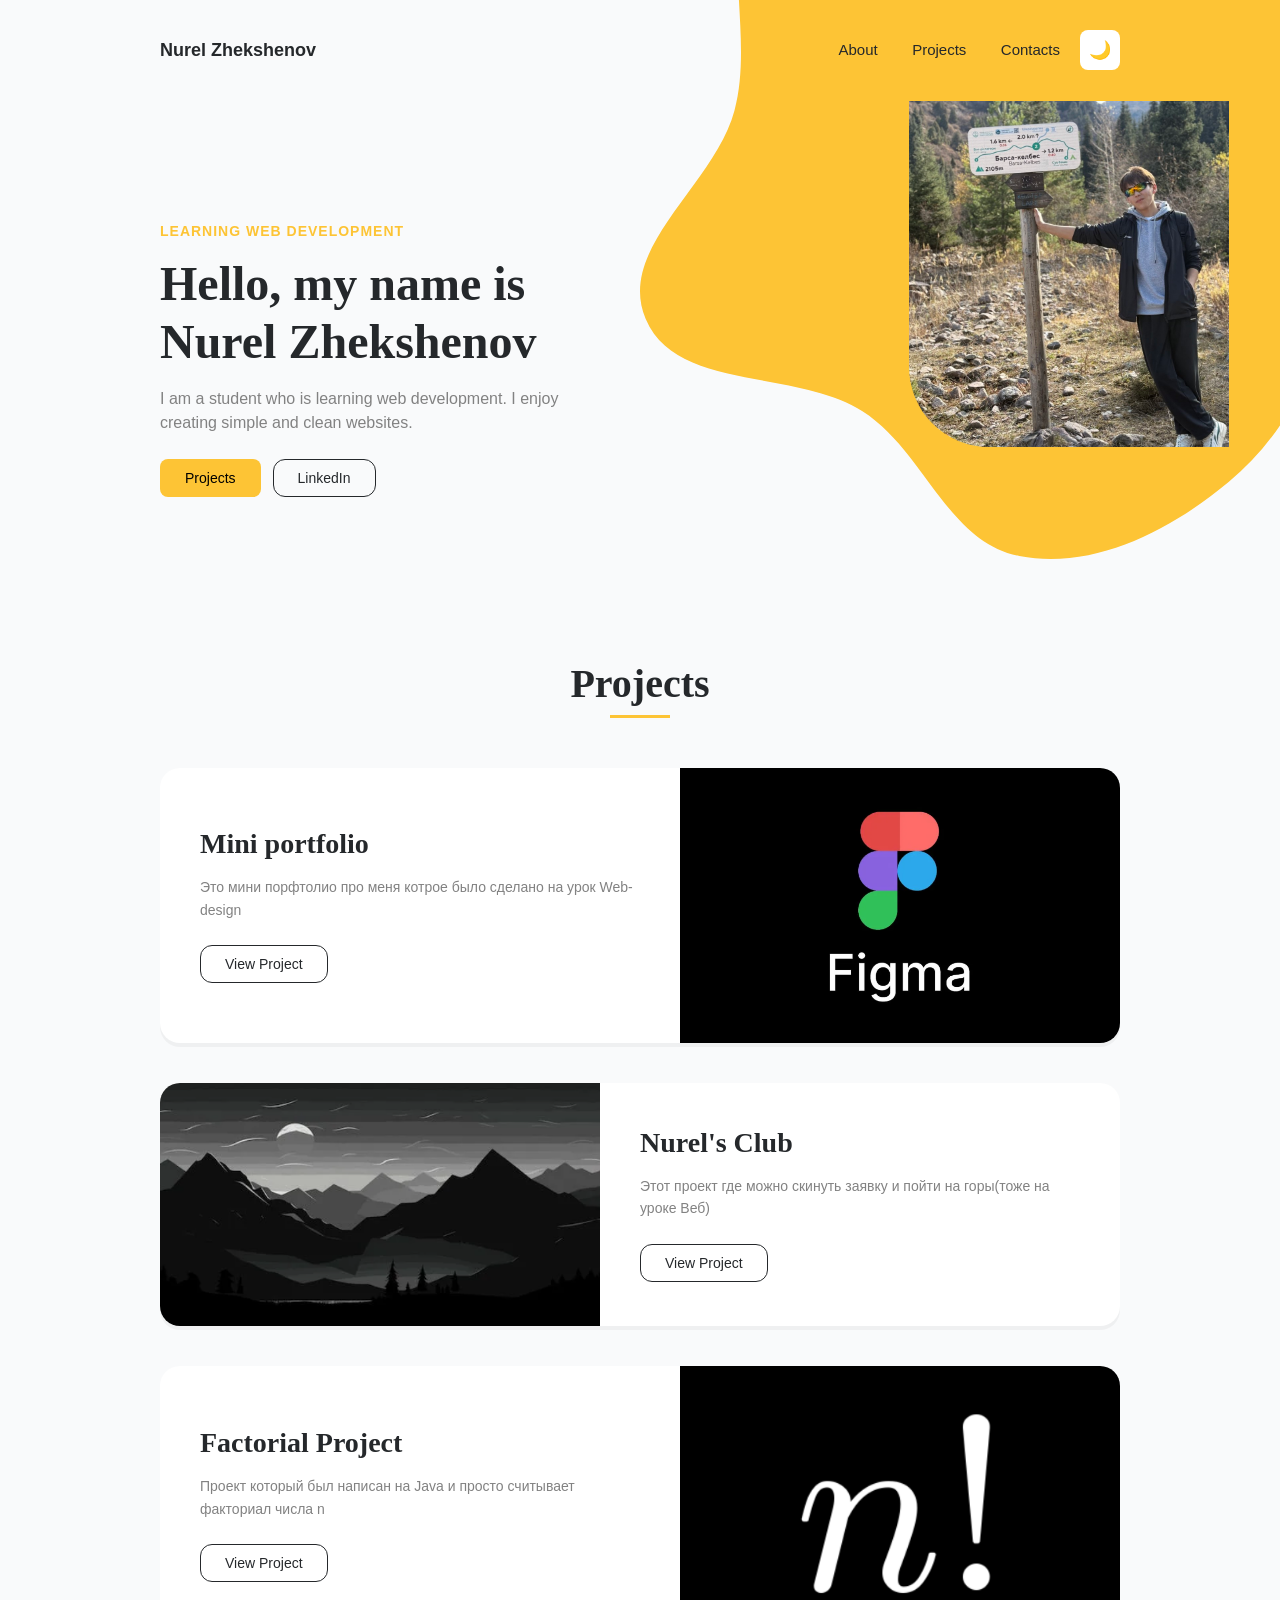
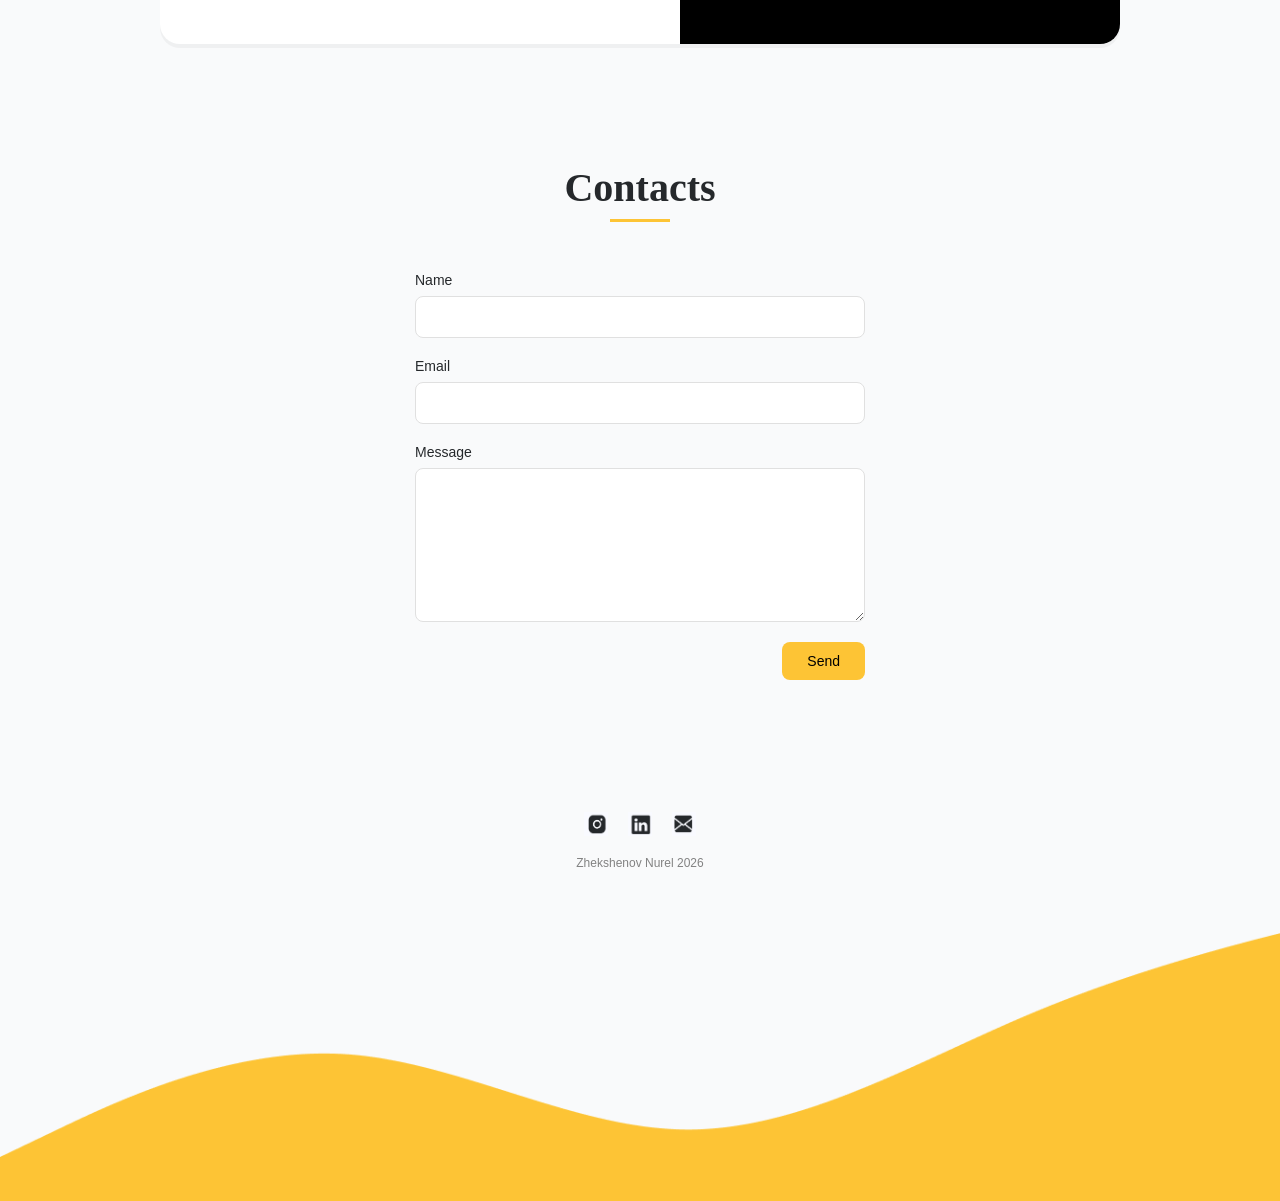
<file: index.html>
<!DOCTYPE html>
<html lang="ru">
<head>
  <meta charset="UTF-8">
  <meta name="viewport" content="width=device-width, initial-scale=1.0">
  <title>Zhekshenov Nurel - Portfolio</title>

  <link rel="stylesheet" href="style.css">
</head>
<body>

  <header class="header container">
    <div class="logo">Nurel Zhekshenov</div>

    <nav class="nav" id="nav">
      <a href="#about">About</a>
      <a href="#projects">Projects</a>
      <a href="#contacts">Contacts</a>
    </nav>

    <!-- кнопка светлой/тёмной темы -->
    <button class="theme-btn" id="themeBtn" type="button" aria-label="Сменить тему">🌙</button>

    <!-- бургер: виден только на телефоне -->
    <button class="burger" id="burger" type="button" aria-label="Меню">
      <span></span><span></span><span></span>
    </button>
  </header>


  <section class="hero container" id="about">
    <div class="hero-content">
      <p class="subtitle">LEARNING WEB DEVELOPMENT</p>
      <h1 class="hero-title">Hello, my name is Nurel Zhekshenov</h1>
      <p class="hero-description">
        I am a student who is learning web development. I enjoy creating simple and clean websites.
      </p>
      <div class="hero-buttons">
        <a href="#projects" class="btn btn-yellow">Projects</a>
        <a href="https://www.linkedin.com/home/?originalSubdomain=ru" class="btn btn-outline">LinkedIn</a>
      </div>
    </div>
    
    <div class="hero-image-wrapper">
      <img src="yellow-bg.svg" alt="" class="yellow-shape">
      <img src="c2b948e6-ddb1-46ad-8b64-2f6750028879.jpg" alt="ЖН" class="hero-img">
    </div>
  </section>

  <section class="projects container" id="projects">
    <h2 class="section-title">Projects</h2>

 
    <div class="project-card">
      <div class="project-info">
        <h3>Mini portfolio</h3>
        <p>Это мини порфтолио про меня котрое было сделано на урок Web-design</p>
        <a href="https://github.com/neithelyn/html1/blob/main/inderx.html" class="btn btn-outline">View Project</a>
      </div>
      <div class="project-img">
        <img src="figma1.png" alt="Project 1">
      </div>
    </div>

 
    <div class="project-card reverse">
      <div class="project-info">
        <h3>Nurel's Club</h3>
        <p>Этот проект где можно скинуть заявку и пойти на горы(тоже на уроке Веб)</p>
        <a href="https://github.com/neithelyn/fff" class="btn btn-outline">View Project</a>
      </div>
      <div class="project-img">
        <img src="mount.png" alt="Project 2">
      </div>
    </div>


    <div class="project-card">
      <div class="project-info">
        <h3>Factorial Project</h3>
        <p>Проект который был написан на Java и просто считывает факториал числа n</p>
        <a href="https://github.com/neithelyn/assignment4/blob/master/src/task_g.java" class="btn btn-outline">View Project</a>
      </div>
      <div class="project-img">
        <img src="fact1.png" alt="Project 3">
      </div>
    </div>
  </section>

 
  <section class="contacts container" id="contacts">
    <h2 class="section-title">Contacts</h2> 
    
    <!-- novalidate: проверяет наш JS, а не браузер -->
    <form class="contact-form" id="contactForm" novalidate>
      <div class="form-group">
        <label for="name">Name</label>
        <input type="text" id="name" required>
      </div>

      <div class="form-group">
        <label for="email">Email</label>
        <input type="email" id="email" required>
      </div>

      <div class="form-group">
        <label for="message">Message</label>
        <textarea id="message" rows="8" required></textarea>
      </div>

      <div class="form-btn-wrapper">
        <button type="submit" class="btn btn-yellow">Send</button>
      </div>
      <!-- сюда JS пишет ошибку или "спасибо" -->
      <p class="form-message" id="formMessage"></p>
    </form>
  </section>


  <footer class="footer">
    <div class="social-links">
      <a href="https://www.instagram.com"><img src="inst.png" alt="inst"></a>
      <a href="https://www.linkedin.com/home/?originalSubdomain=ru"><img src="in.png" alt="lin"></a>
      <a href="https://mail.google.com/mail"><img src="email.png" alt="ema"></a>
    </div>
    <p class="copyright">Zhekshenov Nurel 2026</p>
    

    <!-- жёлтая волна: картинка, экспортированная из Figma -->
    <div class="footer-wave">
      <img src="Vector.png" alt="">
    </div>
  </footer>
    <!-- кнопка "наверх": появляется при прокрутке вниз -->
  <button class="to-top" id="toTop" type="button" aria-label="Наверх">↑</button>
  <script src="script.js"></script>
</body>
</html>
</file>
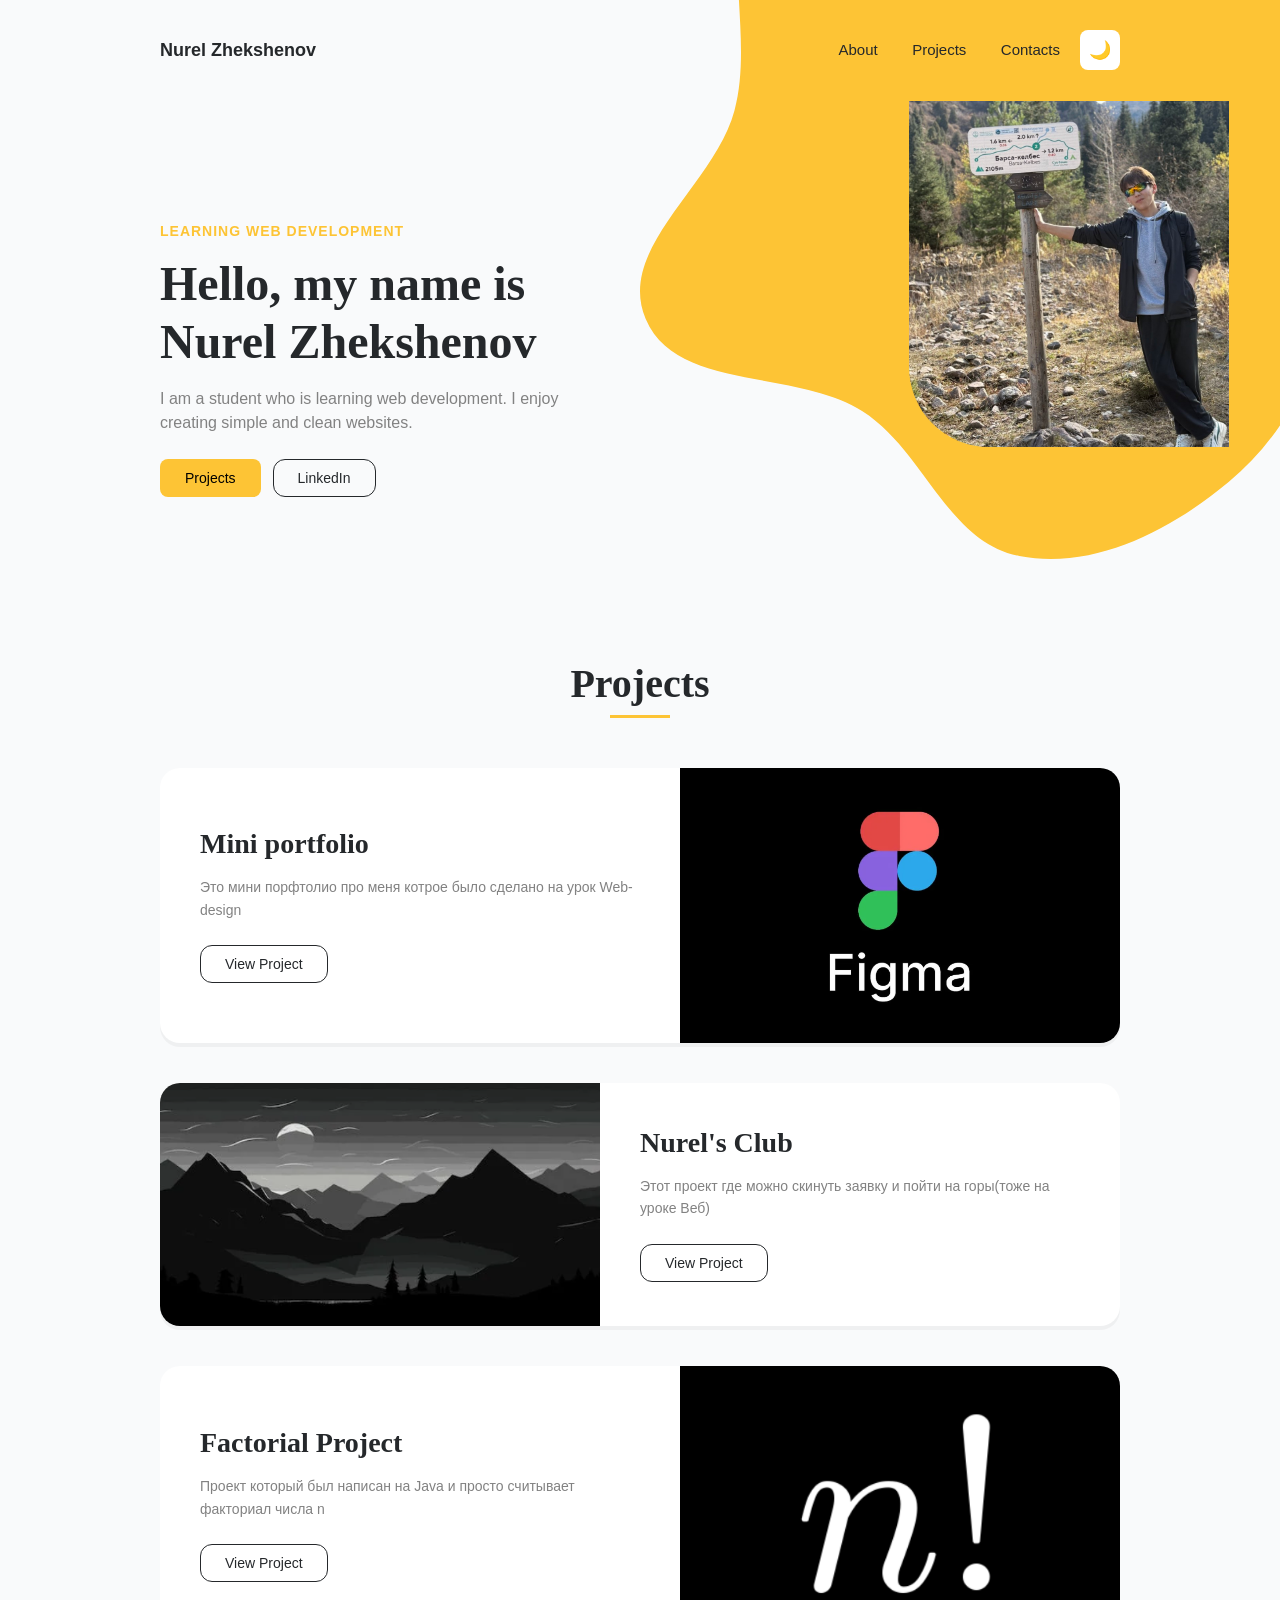
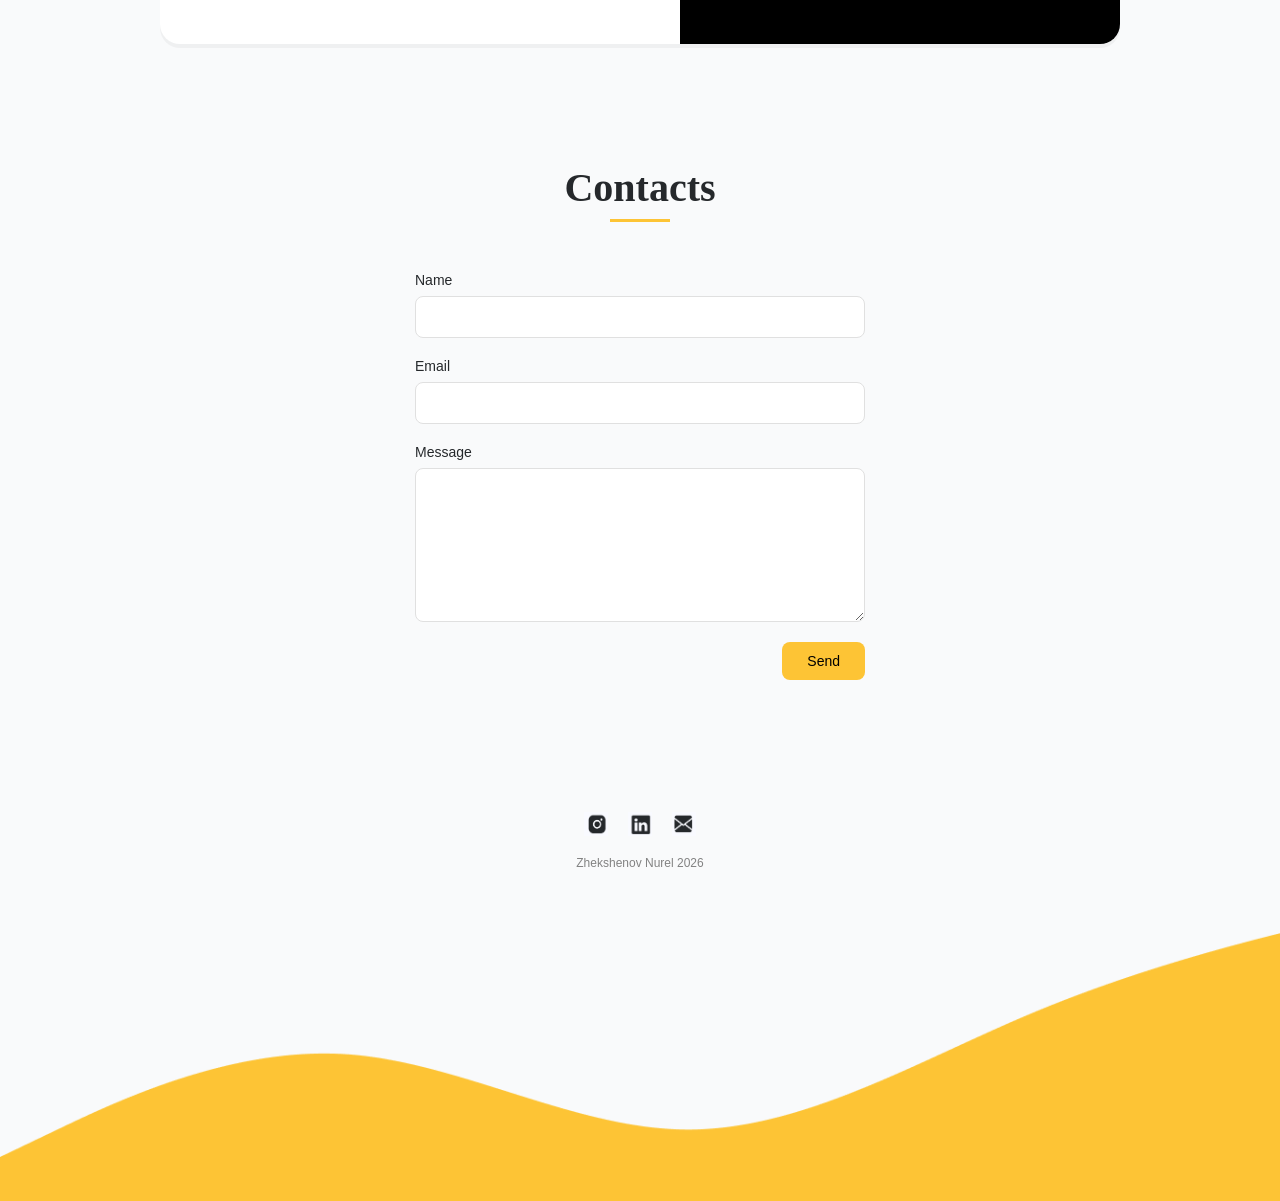
<file: p.html>
<!DOCTYPE html>
<html lang="ru">
<head>
  <meta charset="UTF-8">
  <meta name="viewport" content="width=device-width, initial-scale=1.0">
    <link rel="icon" href="icon.png">
  <title>Zhekshenov Nurel - Portfolio</title>

  <link rel="stylesheet" href="style.css">
</head>
<body>

  <header class="header container">
    <div class="logo">Nurel Zhekshenov</div>

    <nav class="nav" id="nav">
      <a href="#about">About</a>
      <a href="#projects">Projects</a>
      <a href="#contacts">Contacts</a>
    </nav>

    <!-- кнопка светлой/тёмной темы -->
    <button class="theme-btn" id="themeBtn" type="button" aria-label="Сменить тему">🌙</button>

    <!-- бургер: виден только на телефоне -->
    <button class="burger" id="burger" type="button" aria-label="Меню">
      <span></span><span></span><span></span>
    </button>
  </header>


  <section class="hero container" id="about">
    <div class="hero-content">
      <p class="subtitle">LEARNING WEB DEVELOPMENT</p>
      <h1 class="hero-title">Hello, my name is Nurel Zhekshenov</h1>
      <p class="hero-description">
        I am a student who is learning web development. I enjoy creating simple and clean websites.
      </p>
      <div class="hero-buttons">
        <a href="#projects" class="btn btn-yellow">Projects</a>
        <a href="https://www.linkedin.com/home/?originalSubdomain=ru" class="btn btn-outline">LinkedIn</a>
      </div>
    </div>
    
    <div class="hero-image-wrapper">
      <img src="yellow-bg.svg" alt="нету фотки" class="yellow-shape">
      <img src="c2b948e6-ddb1-46ad-8b64-2f6750028879.jpg" alt="ЖН" class="hero-img">
    </div>
  </section>

  <section class="projects container" id="projects">
    <h2 class="section-title">Projects</h2>

 
    <div class="project-card">
      <div class="project-info">
        <h3>Mini portfolio</h3>
        <p>Это мини порфтолио про меня котрое было сделано на урок Web-design</p>
        <a href="https://github.com/neithelyn/html1/blob/main/inderx.html" class="btn btn-outline">View Project</a>
      </div>
      <div class="project-img">
        <img src="figma1.png" alt="Project 1">
      </div>
    </div>

 
    <div class="project-card reverse">
      <div class="project-info">
        <h3>Nurel's Club</h3>
        <p>Этот проект где можно скинуть заявку и пойти на горы(тоже на уроке Веб)</p>
        <a href="https://github.com/neithelyn/fff" class="btn btn-outline">View Project</a>
      </div>
      <div class="project-img">
        <img src="mount.png" alt="Project 2">
      </div>
    </div>


    <div class="project-card">
      <div class="project-info">
        <h3>Factorial Project</h3>
        <p>Проект который был написан на Java и просто считывает факториал числа n</p>
        <a href="https://github.com/neithelyn/assignment4/blob/master/src/task_g.java" class="btn btn-outline">View Project</a>
      </div>
      <div class="project-img">
        <img src="fact1.png" alt="Project 3">
      </div>
    </div>
  </section>

 
  <section class="contacts container" id="contacts">
    <h2 class="section-title">Contacts</h2> 
    
    <!-- novalidate: проверяет наш JS, а не браузер -->
    <form class="contact-form" id="contactForm" novalidate>
      <div class="form-group">
        <label for="name">Name</label>
        <input type="text" id="name" required>
      </div>

      <div class="form-group">
        <label for="email">Email</label>
        <input type="email" id="email" required>
      </div>

      <div class="form-group">
        <label for="message">Message</label>
        <textarea id="message" rows="8" required></textarea>
      </div>

      <div class="form-btn-wrapper">
        <button type="submit" class="btn btn-yellow">Send</button>
      </div>
      <!-- сюда JS пишет ошибку или "спасибо" -->
      <p class="form-message" id="formMessage"></p>
    </form>
  </section>


  <footer class="footer">
    <div class="social-links">
      <a href="https://www.instagram.com"><img src="inst.png" alt="inst"></a>
      <a href="https://www.linkedin.com/home/?originalSubdomain=ru"><img src="in.png" alt="lin"></a>
      <a href="https://mail.google.com/mail"><img src="email.png" alt="ema"></a>
    </div>
    <p class="copyright">Zhekshenov Nurel 2026</p>
    

    <!-- жёлтая волна: картинка, экспортированная из Figma -->
    <div class="footer-wave">
      <img src="Vector.png" alt="">
    </div>
  </footer>
    <!-- кнопка "наверх": появляется при прокрутке вниз -->
  <button class="to-top" id="toTop" type="button" aria-label="Наверх">↑</button>
  <script src="script.js"></script>
</body>
</html>
</file>
<file: style.css>
* {
  margin: 0;
  padding: 0;
  box-sizing: border-box;
}

body {
  font-family: Arial, sans-serif;
  color: #25282B;
  background-color: #F9FAFB;
  overflow-x: hidden;
}
/* чондугуна жооп берет */
.container {
  max-width:1000px;
  margin: 0 auto;
  padding: 0 20px;
}

/*башкы жагы*/
.header {
  position: relative;
  z-index: 3;         
  display: flex;
  justify-content: space-between;
  align-items: center;
  padding: 30px 20px;
}
/* тоже текст башкы */
.logo {
  font-weight: 700;
  font-size: 18px;
  margin-right: auto; 
}
/* контет жактагы аралыктары */
.nav a{
  margin-left: 30px;
  text-decoration: none;
  color: #25282B;
  font-weight: 500;
  font-size: 15px;
}

/* кнопики */
.btn {
  display: inline-block;
  padding: 10px 24px;
  border-radius: 8px;
  font-weight: 500;
  font-size: 14px;
  text-decoration: none;
  cursor: pointer;
  border: 1px solid transparent;
}
/* прозрачность */
.btn:hover {
  opacity: 0.85;
}

.btn-yellow {
  background-color: #FDC435;
  color: #000000;
}

.btn-outline {
  border-color: #25282B;
  color: #25282B;
  background: transparent;
  border-radius: 12px;
}

/*проекттерди ондоо */
.hero {
  display: flex;
  align-items: center;
  justify-content: space-between;
  padding: 60px 20px 100px;
}

.hero-content {
  max-width: 450px;
  position: relative;
  z-index: 2;         
}

/* заголовок */
.subtitle {
  color: #FDC435;
  font-weight: 700;
  font-size: 14px;
  letter-spacing: 1px;
}
/* нейм */
.hero-title {
  font-family: Georgia, serif;
  font-size: 48px;
  line-height: 1.2;
  margin: 16px 0;
}
/* абаут*/
.hero-description {
  color: #828282;
  font-size: 16px;
  line-height: 1.5;
  margin-bottom: 24px;
}

.hero-buttons {
  display: flex;
  gap: 12px;
}

/* фигура из Figma*/
.yellow-shape {
  position: absolute; 
  top: 0;
  right: 0;
  width: 50vw;         
  max-width: 720px;    
  z-index: 1;
}

.hero-img {
  position: relative;
  z-index: 2;
  width: 320px;
  height: 380px;
  object-fit: cover;
  border-radius: 0 0 0 100px;
}

/* проекттер */
.projects {
  padding-bottom: 80px;
}

.section-title {
  font-family: Georgia, serif;
  font-size: 40px;
  text-align: center;
  margin-bottom: 50px;
  position: relative;
}

.section-title::after {
  content: '';
  display: block;
  width: 60px;
  height: 3px;
  background-color: #FDC435;
  margin: 8px auto 0;
}

.project-card {
  display: flex;
  background: #FFFFFF;
  border-radius: 20px;
  overflow: hidden;
  margin-bottom: 40px;
  box-shadow: 0 4px  rgba(0, 0, 0, 0.04);
}

.project-card.reverse {
  flex-direction: row-reverse;
}

.project-info, .project-img {
  flex: 1;
}

.project-info {
  padding: 40px;
  display: flex;
  flex-direction: column;
  justify-content: center;
  align-items: flex-start;
}

.project-info h3 {
  font-family: Georgia, serif;
  font-size: 28px;
  margin-bottom: 16px;
}

.project-info p {
  color: #828282;
  font-size: 14px;
  line-height: 1.6;
  margin-bottom: 24px;
}

.project-img img {
  width: 100%;
  height: 100%;
  object-fit: cover;
}

/* контакты */
.contacts {
  padding-bottom: 100px;
}

.contact-form {
  max-width: 450px;
  margin: 0 auto;
}

.form-group {
  display: flex;
  flex-direction: column;
  margin-bottom: 20px;
}

.form-group label {
  font-size: 14px;
  font-weight: 500;
  margin-bottom: 8px;
}

.form-group input,
.form-group textarea {
  border: 1px solid #E0E0E0;
  border-radius: 8px;
  padding: 12px;
  font-family: inherit;
  font-size: 14px;
  outline: none;
}

.form-group input:focus,
.form-group textarea:focus {
  border-color: #FDC435;
}

.form-btn-wrapper {
  display: flex;
  justify-content: flex-end;
}

/* 5. Подвал */
.footer {
  text-align: center;
  position: relative;
  padding-top: 20px;
}

.social-links {
  display: flex;
  justify-content: center;
  gap: 20px;
  margin-bottom: 16px;
}

.social-links img {
  width: 24px;
  height: 24px;
}

.copyright {
  color: #828282;
  font-size: 12px;
  margin-bottom: 40px;
}

.footer-wave img {
  display: block;
  width: 100%;
  height: auto;
}
/* кнопка темы */
.theme-btn {
  width: 40px;
  height: 40px;
  margin-left: 20px;
  border: none;
  border-radius: 20%;
  background: #FFFFFF;
  font-size: 18px;
  cursor: pointer;
}

/* бургер на компьютере скрыт */
.burger {
  display: none;
}

/* сообщение формы */
.form-message {
  margin-top: 12px;
  text-align: center;
}

/* ТЁМНАЯ ТЕМА: */
[data-theme="dark"] body {
  background-color: #16181D;
  color: #F1F2F4;
}

[data-theme="dark"] .nav a,
[data-theme="dark"] .btn-outline {
  color: #F1F2F4;
  border-color: #F1F2F4;
}

[data-theme="dark"] .project-card,
[data-theme="dark"] .form-group input,
[data-theme="dark"] .form-group textarea {
  background: #22252C;
  color: #F1F2F4;
}

[data-theme="dark"] .social-links img {
  filter: invert(1);   
}

/* для тел */
@media (max-width: 768px) {
  /* бургер три полоски */
  .burger {
    display: flex;
    flex-direction: column;
    gap: 5px;
    margin-left: 12px;
    padding: 8px;
    border:rgb(169, 33, 33);
    background: none;
    cursor: pointer;
  }

  .burger span {
    width: 24px;
    height: 2px;
    background: #25282B;
  }

  [data-theme="dark"] .burger span {
    background: #F1F2F4;
  }

  /* меню спрятано, выпадает под шапкой */
  .nav {
    display: none;
    position: absolute;
    top: 100%;
    left: 0;
    right: 0;
    flex-direction: column;
    align-items: center;
    gap: 20px;
    padding: 20px 0;
    background: #FFFFFF;
  }

  [data-theme="dark"] .nav {
    background: #22252C;
  }

  .nav.open {
    display: flex;  
    border: 2px solid #FDC435;
  }

  .nav a {
    margin-left: 0;
  }

  /* hero: текст сверху, фото снизу */
  .hero {
    flex-direction: column;
    align-items: flex-start;
    gap: 70px;
  }

  /* на телефоне капля стоит за фото */
  .hero-image-wrapper {
    position: relative;
    align-self: flex-end;
  }

  .yellow-shape {
    top: -50px;
    right: -20px;     
    width: 90vw;
  }

  .hero-img {
    width: 240px;
    height: 290px;
  }

  /* карточки проектов в колонку */
  .project-card,
  .project-card.reverse {
    flex-direction: column;
  }
}
/* кнопка "наверх" справа внизу */
.to-top {
  position: fixed;     /* стоит на месте */
  right: 20px;
  bottom: 20px;
  width: 48px;
  height: 48px;
  border: none;
  border-radius: 50%;
  background: #000000;
  color: #FFFFFF;
  font-size: 22px;
  cursor: pointer;
  display: none;       /* прокрутка кнопки */
  z-index: 10;
}

.to-top.show {
  display: block;     
}

/* жёлтая фигура в правом верхнем углу */
.hero-image-wrapper {
  position: absolute;
  top: 0;
  right: 0;
  width: 50vw;
  max-width: 720px;
  aspect-ratio: 720 / 629;  
}

.hero {
  min-height: 560px;        
}

/* фигура заполняет весь блок */
.yellow-shape {
  position: absolute;
  top: 0;
  right: 0;
  width: 100%;
  max-width: none;
}

/* фото внутри фигуры в процентах от размера фигуры*/
.hero-img {
  position: absolute;
  top: 18%;
  right: 8%;
  width: 50%;
  height: 62%;
  border-radius: 0 0 0 80px;
}

/*  фигура с фото под текстом */
@media (max-width: 768px) {
  .hero-image-wrapper {
    position: relative;
    align-self: flex-end;
    width: 90vw;
    max-width: none;
    margin-right: -20px;
  }

  .hero {
    min-height: 0;
  }

  .hero-img {
    top: 4%;
    right: 6%;
    width: 56%;
    height: 70%;
    border-radius: 0 0 0 60px;
  }
}
</file>
